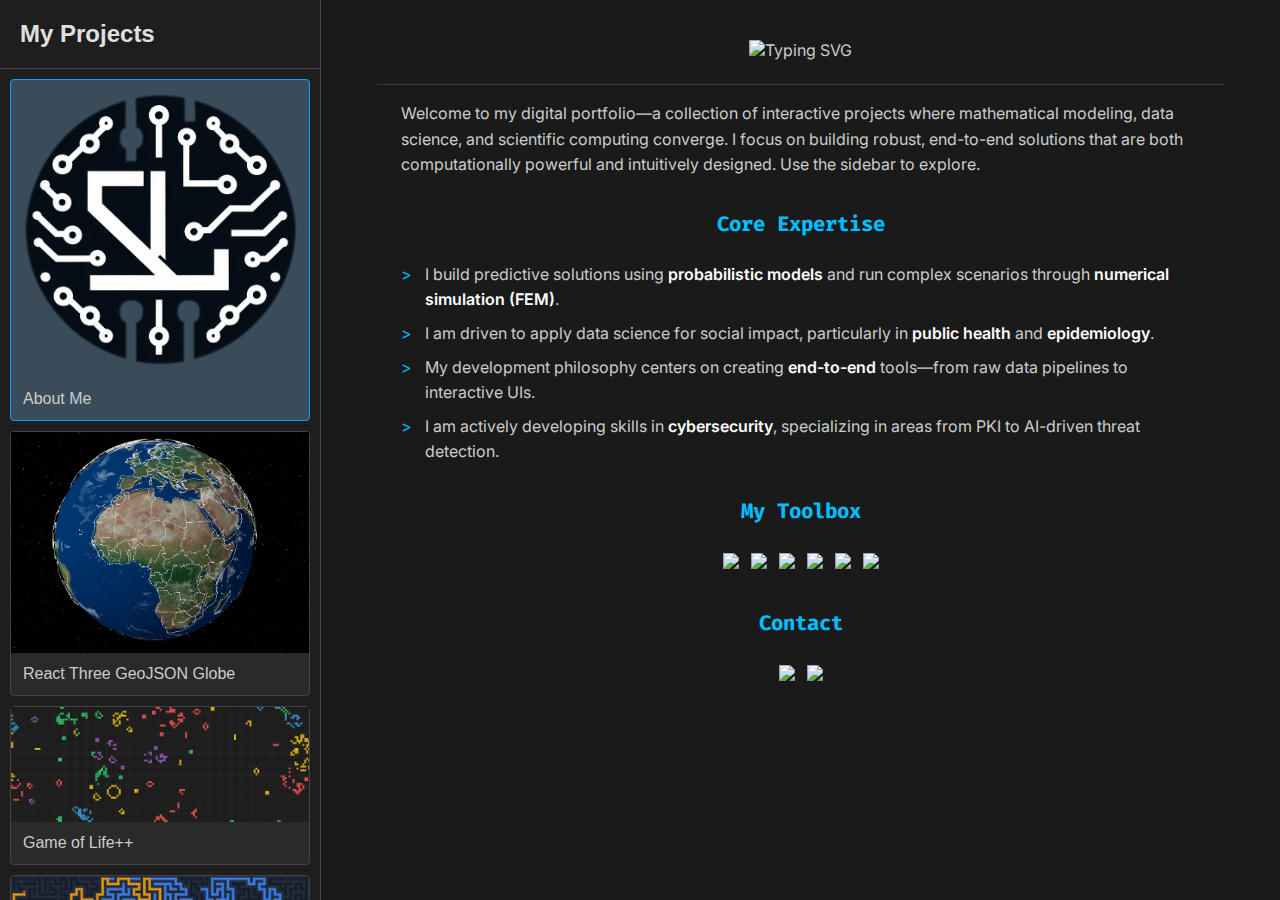
<file: index.html>
<!DOCTYPE html>
<html lang="en">
<head>
    <meta charset="UTF-8">
    <meta name="viewport" content="width=device-width, initial-scale=1.0">
    <title>My Projects</title>
    <link rel="icon" type="image/png" href="images/v.png">
    <link rel="stylesheet" href="style.css">
</head>
<body>
    <div id="main-container">
        <div id="panel">
            <div id="header">
                <h1>My Projects</h1>
            </div>
            <div id="project-list"></div>
        </div>
        <iframe id="viewer" name="viewer-frame" src="welcome.html">
            <p>Select a project from the list to view it here.</p>
        </iframe>
    </div>
    <script src="script.js"></script>
</body>
</html>
</file>
<file: style.css>
body, html {
    margin: 0;
    padding: 0;
    height: 100vh;
    font-family: 'Helvetica Neue', Helvetica, Arial, sans-serif;
    overflow: hidden;
}
#main-container {
    display: flex;
    height: 100%;
}
#panel {
    width: 320px;
    background-color: #1e1e1e;
    color: #fff;
    display: flex;
    flex-direction: column;
    border-right: 1px solid #444;
}
#header { padding: 20px; border-bottom: 1px solid #444; }
#header h1 { margin: 0; font-size: 24px; color: #e0e0e0; }
#project-list { flex-grow: 1; overflow-y: auto; padding: 10px; }
.card {
    border: 1px solid #444;
    border-radius: 4px;
    margin-bottom: 10px;
    cursor: pointer;
    transition: background-color 0.2s;
    background-color: #2a2a2a;
}
.card:hover { background-color: #383838; }
.card.selected { border-color: #00a8ff; background-color: #3a4c5a; }
.card a { text-decoration: none; color: inherit; display: block; }
.card .cover img { width: 100%; display: block; }
.card .title { padding: 12px; font-size: 16px; color: #ccc; }
#viewer { flex-grow: 1; border: none; background-color: #2d2d2d; }
</file>
